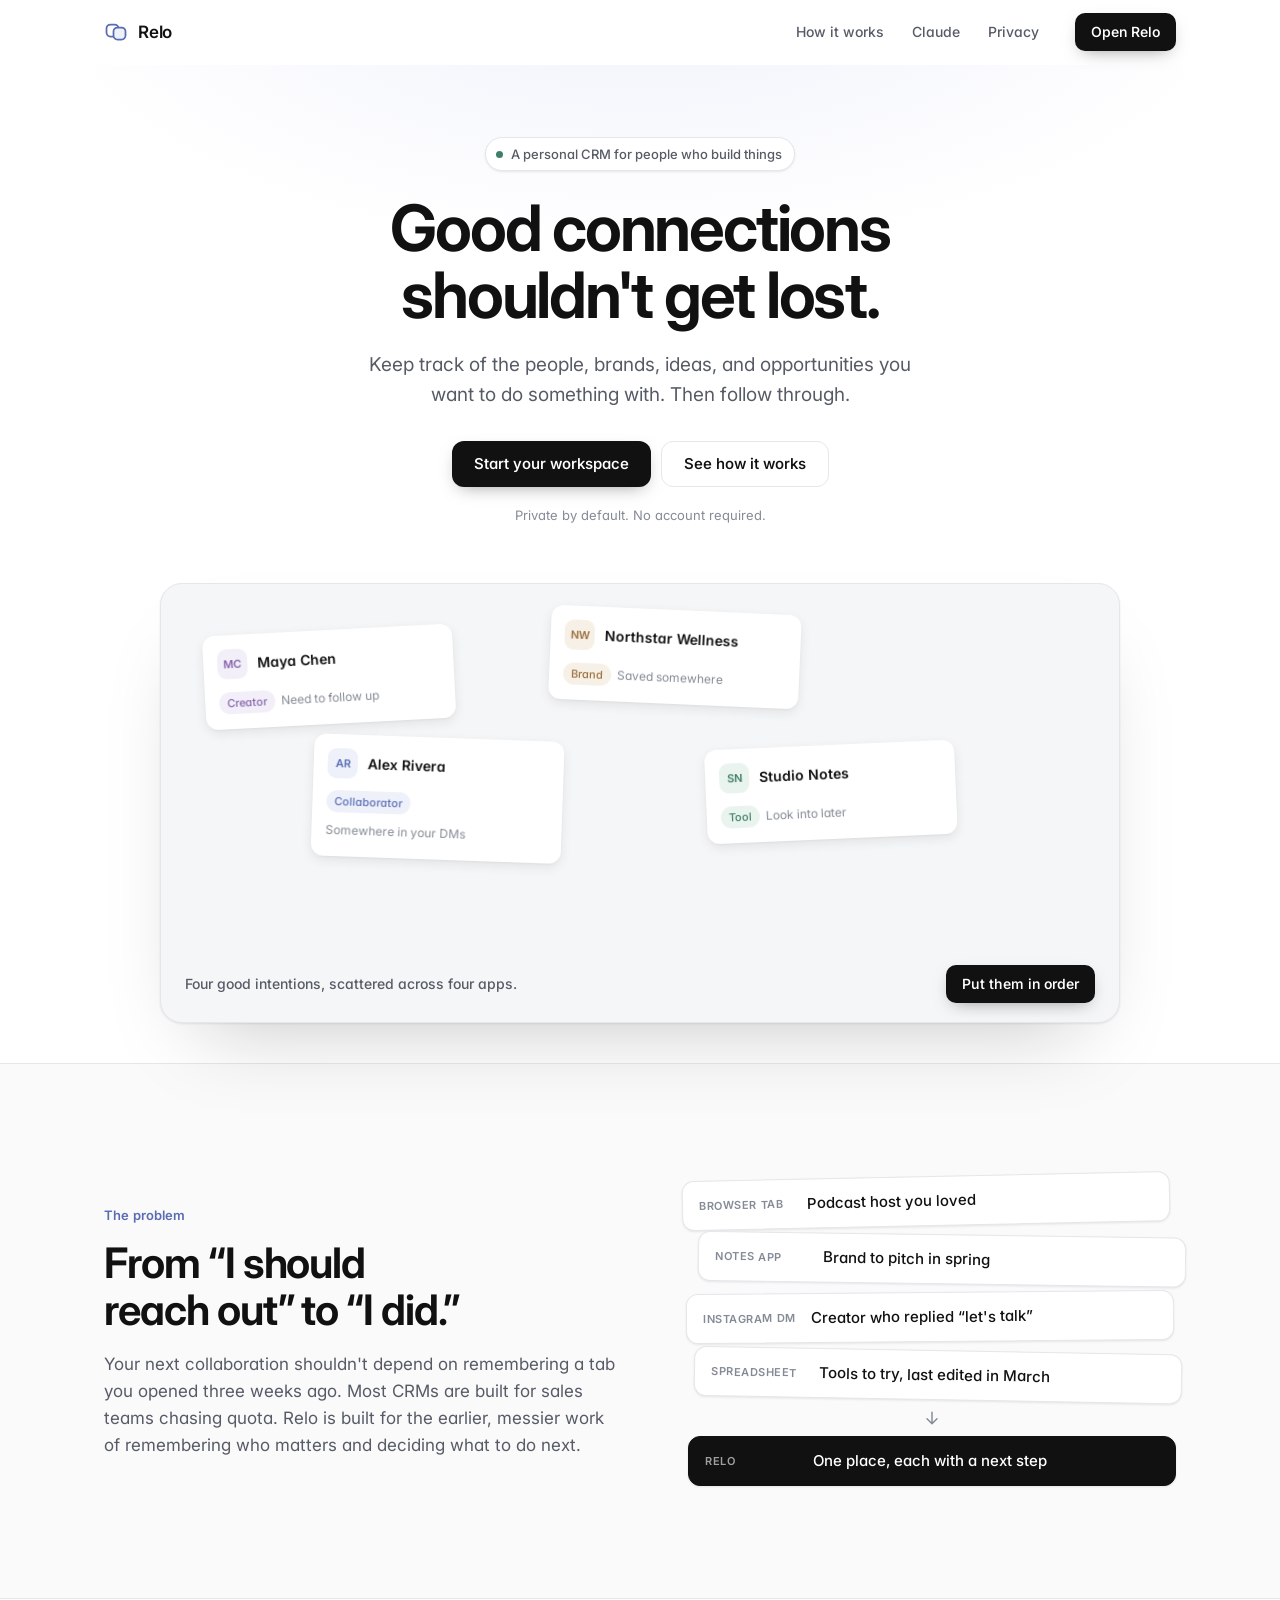
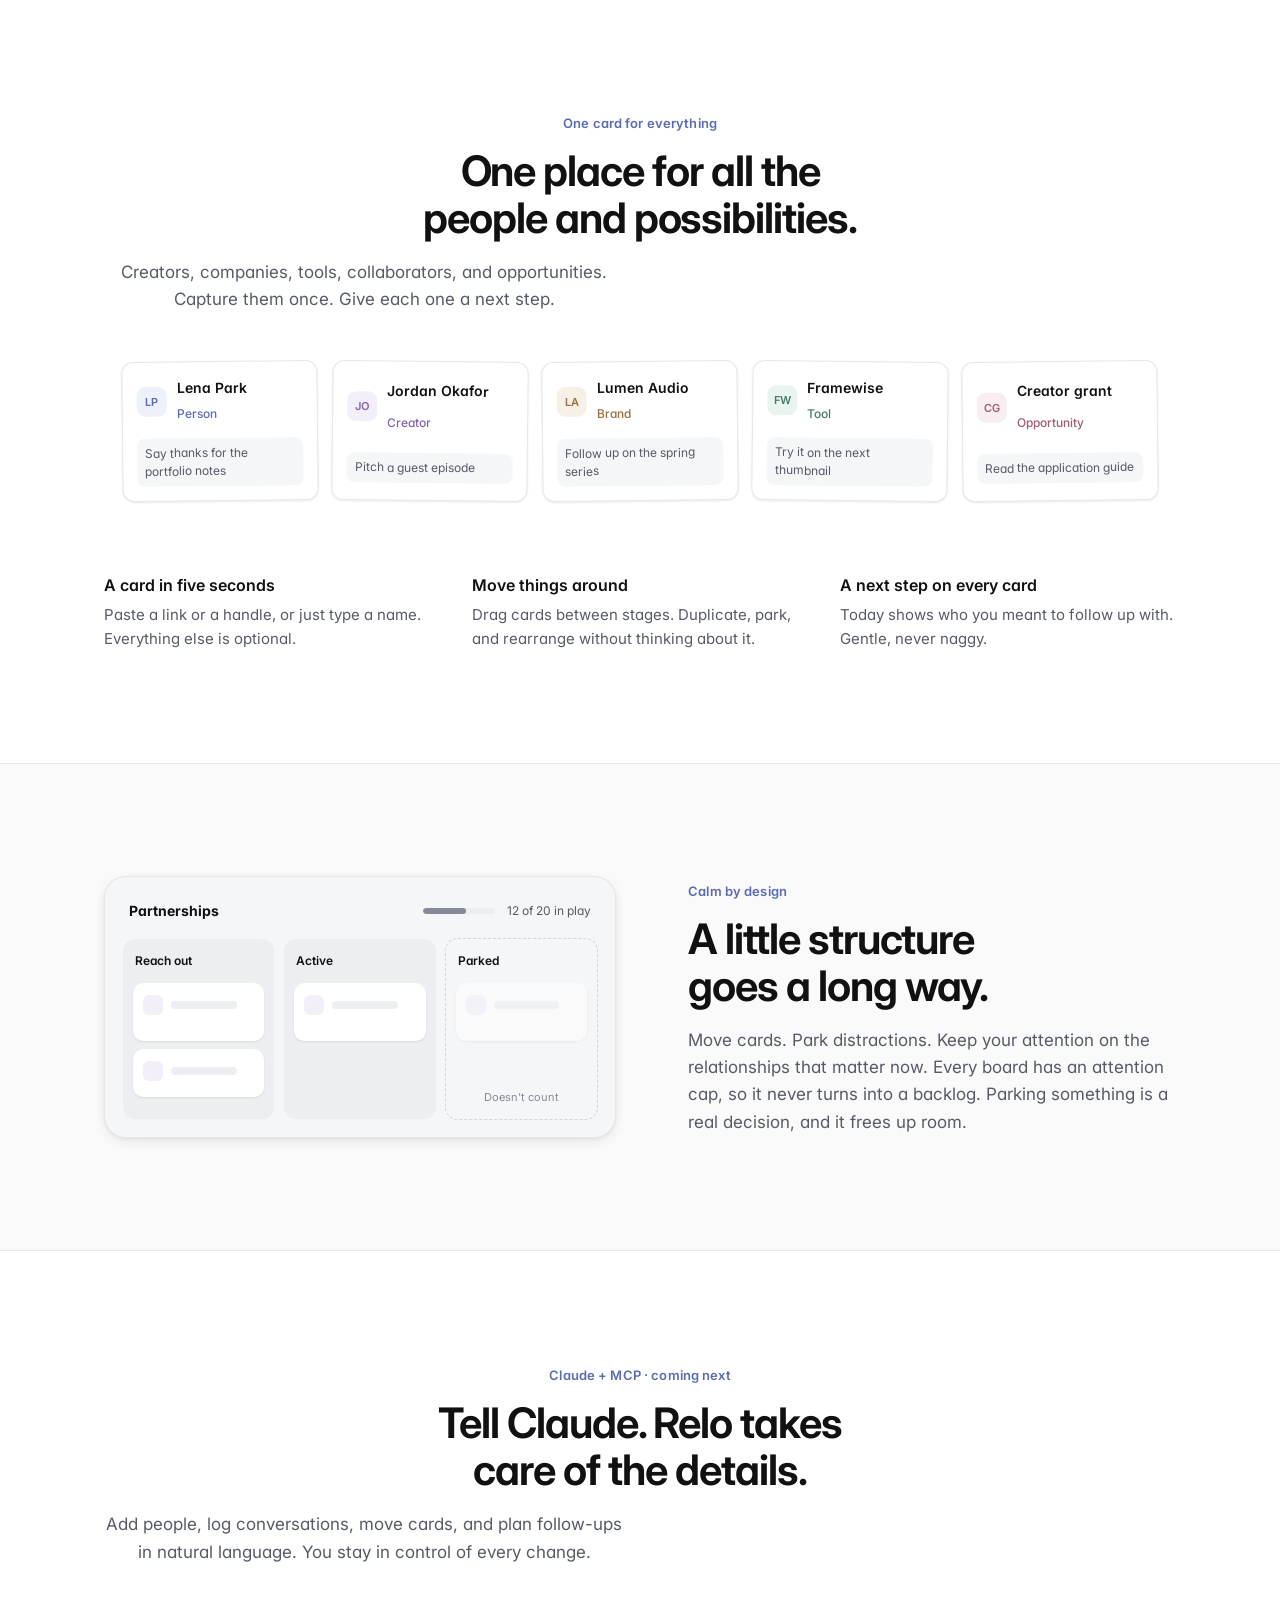
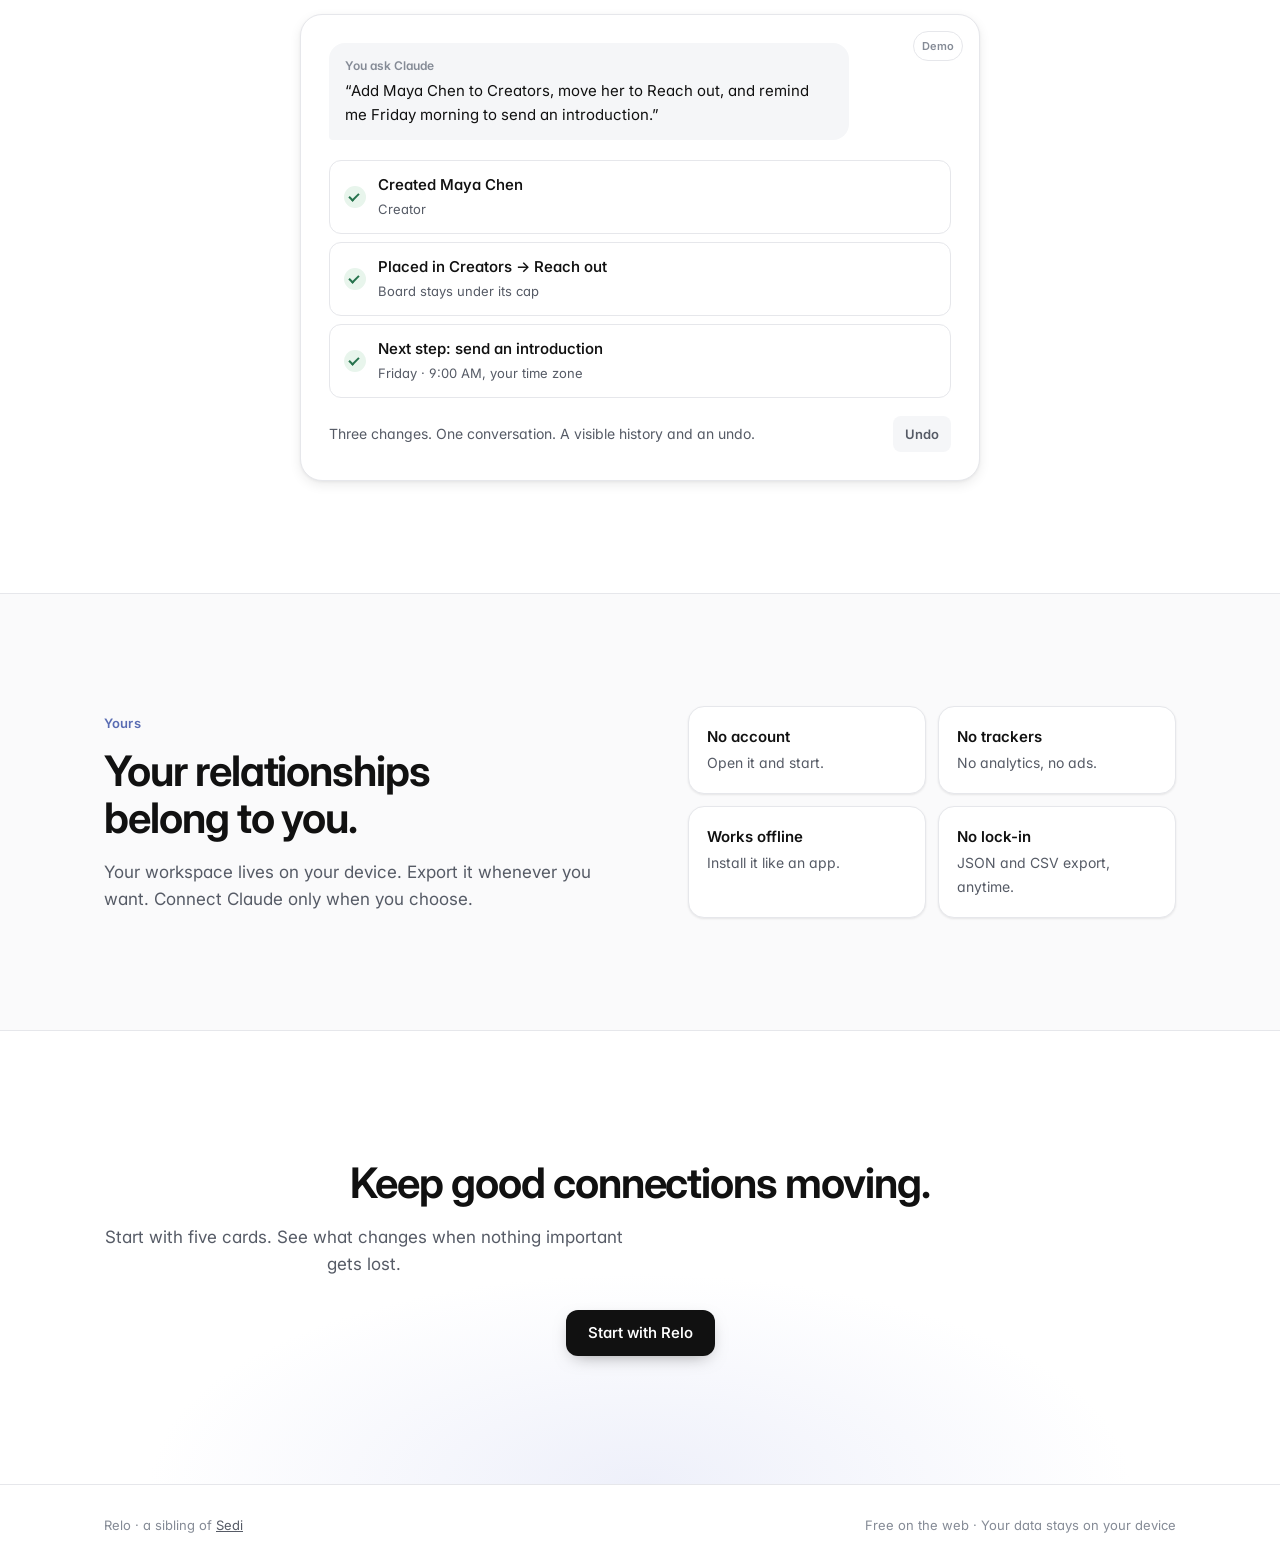
<file: index.html>
<!doctype html>
<html lang="en">
<head>
  <meta charset="utf-8">
  <meta name="viewport" content="width=device-width, initial-scale=1">
  <title>Relo · Keep good connections moving</title>
  <meta name="description" content="Relo is a private, visual workspace for the people, brands, tools, and opportunities you want to do something with. No account. Your data stays on your device.">
  <meta property="og:title" content="Relo · Keep good connections moving">
  <meta property="og:description" content="A calm, visual home for the people and possibilities you want to follow up with.">
  <meta name="theme-color" content="#ffffff">
  <link rel="icon" href="assets/icon.svg" type="image/svg+xml">
  <link rel="manifest" href="manifest.webmanifest">
  <link rel="preconnect" href="https://fonts.googleapis.com">
  <link rel="preconnect" href="https://fonts.gstatic.com" crossorigin>
  <link rel="stylesheet" href="https://fonts.googleapis.com/css2?family=Inter:wght@400..700&display=swap">
  <link rel="stylesheet" href="assets/tokens.css">
  <link rel="stylesheet" href="landing.css">
</head>
<body>
  <header class="nav" id="nav">
    <div class="wrap nav-inner">
      <a class="logo" href="./" aria-label="Relo home">
        <svg width="24" height="24" viewBox="0 0 24 24" fill="none" stroke="currentColor" stroke-width="1.75" stroke-linejoin="round" aria-hidden="true"><rect x="2.5" y="4.5" width="12" height="12" rx="4"/><rect class="logo-front" x="9.5" y="7.5" width="12" height="12" rx="4"/></svg>
        Relo
      </a>
      <nav class="nav-links" aria-label="Sections">
        <a href="#how">How it works</a>
        <a href="#claude">Claude</a>
        <a href="#privacy">Privacy</a>
      </nav>
      <a class="btn btn-dark" href="app/">Open Relo</a>
    </div>
  </header>

  <main>
    <section class="hero" aria-labelledby="hero-title">
      <div class="wrap hero-copy">
        <p class="eyebrow"><span class="pulse" aria-hidden="true"></span>A personal CRM for people who build things</p>
        <h1 id="hero-title">Good connections shouldn't get lost.</h1>
        <p class="lede">Keep track of the people, brands, ideas, and opportunities you want to do something with. Then follow through.</p>
        <div class="cta-row">
          <a class="btn btn-dark btn-lg" href="app/">Start your workspace</a>
          <a class="btn btn-light btn-lg" href="#how">See how it works</a>
        </div>
        <p class="fine">Private by default. No account required.</p>
      </div>

      <div class="wrap">
        <div class="demo" id="demo" data-state="scattered">
          <div class="demo-cols" aria-hidden="true">
            <div class="demo-col"><span class="dot" style="--c:var(--person)"></span>Reach out</div>
            <div class="demo-col"><span class="dot" style="--c:var(--creator)"></span>In conversation</div>
            <div class="demo-col"><span class="dot" style="--c:var(--tool)"></span>Explore</div>
          </div>
          <div class="demo-cards" id="demo-cards">
            <article class="dcard" data-k="maya" data-col="0" data-row="0" style="--c:var(--creator);--cs:var(--creator-soft)">
              <div class="dtop"><span class="av">MC</span><b>Maya Chen</b></div>
              <div class="dmeta"><span class="chip">Creator</span><span class="note">Need to follow up</span><span class="due">Fri · 10 AM</span></div>
            </article>
            <article class="dcard" data-k="north" data-col="1" data-row="0" style="--c:var(--brand-cat);--cs:var(--brand-cat-soft)">
              <div class="dtop"><span class="av">NW</span><b>Northstar Wellness</b></div>
              <div class="dmeta"><span class="chip">Brand</span><span class="note">Saved somewhere</span></div>
            </article>
            <article class="dcard" data-k="alex" data-col="0" data-row="1" style="--c:var(--person);--cs:var(--person-soft)">
              <div class="dtop"><span class="av">AR</span><b>Alex Rivera</b></div>
              <div class="dmeta"><span class="chip">Collaborator</span><span class="note">Somewhere in your DMs</span></div>
            </article>
            <article class="dcard" data-k="studio" data-col="2" data-row="0" style="--c:var(--tool);--cs:var(--tool-soft)">
              <div class="dtop"><span class="av">SN</span><b>Studio Notes</b></div>
              <div class="dmeta"><span class="chip">Tool</span><span class="note">Look into later</span></div>
            </article>
          </div>
          <div class="demo-foot">
            <span class="demo-state" id="demo-state" aria-live="polite">Four good intentions, scattered across four apps.</span>
            <button class="btn btn-dark" id="demo-btn" aria-pressed="false">Put them in order</button>
          </div>
        </div>
      </div>
    </section>

    <section class="band" id="how" aria-labelledby="problem-title">
      <div class="wrap split">
        <div>
          <p class="kicker">The problem</p>
          <h2 id="problem-title">From “I should reach out” to “I did.”</h2>
          <p class="body">Your next collaboration shouldn't depend on remembering a tab you opened three weeks ago. Most CRMs are built for sales teams chasing quota. Relo is built for the earlier, messier work of remembering who matters and deciding what to do next.</p>
        </div>
        <ul class="scatter-list" aria-label="Where good intentions hide">
          <li><span>Browser tab</span>Podcast host you loved</li>
          <li><span>Notes app</span>Brand to pitch in spring</li>
          <li><span>Instagram DM</span>Creator who replied “let's talk”</li>
          <li><span>Spreadsheet</span>Tools to try, last edited in March</li>
          <li class="arrow" aria-hidden="true"><svg width="20" height="20" viewBox="0 0 24 24" fill="none" stroke="currentColor" stroke-width="1.75" stroke-linecap="round"><path d="M12 5v14M6 13l6 6 6-6"/></svg></li>
          <li class="one"><span>Relo</span>One place, each with a next step</li>
        </ul>
      </div>
    </section>

    <section class="section" aria-labelledby="model-title">
      <div class="wrap">
        <p class="kicker center">One card for everything</p>
        <h2 class="center" id="model-title">One place for all the people and possibilities.</h2>
        <p class="body center narrow">Creators, companies, tools, collaborators, and opportunities. Capture them once. Give each one a next step.</p>
        <div class="types" aria-label="Card types">
          <div class="tcard" style="--c:var(--person);--cs:var(--person-soft)"><span class="av">LP</span><b>Lena Park</b><i>Person</i><small>Say thanks for the portfolio notes</small></div>
          <div class="tcard" style="--c:var(--creator);--cs:var(--creator-soft)"><span class="av">JO</span><b>Jordan Okafor</b><i>Creator</i><small>Pitch a guest episode</small></div>
          <div class="tcard" style="--c:var(--brand-cat);--cs:var(--brand-cat-soft)"><span class="av">LA</span><b>Lumen Audio</b><i>Brand</i><small>Follow up on the spring series</small></div>
          <div class="tcard" style="--c:var(--tool);--cs:var(--tool-soft)"><span class="av">FW</span><b>Framewise</b><i>Tool</i><small>Try it on the next thumbnail</small></div>
          <div class="tcard" style="--c:var(--opportunity);--cs:var(--opportunity-soft)"><span class="av">CG</span><b>Creator grant</b><i>Opportunity</i><small>Read the application guide</small></div>
        </div>
        <div class="features">
          <div><h3>A card in five seconds</h3><p>Paste a link or a handle, or just type a name. Everything else is optional.</p></div>
          <div><h3>Move things around</h3><p>Drag cards between stages. Duplicate, park, and rearrange without thinking about it.</p></div>
          <div><h3>A next step on every card</h3><p>Today shows who you meant to follow up with. Gentle, never naggy.</p></div>
        </div>
      </div>
    </section>

    <section class="band" aria-labelledby="calm-title">
      <div class="wrap split rev">
        <div class="mini-board" aria-hidden="true">
          <div class="mb-head"><b>Partnerships</b><span class="cap"><i style="width:60%"></i></span><em>12 of 20 in play</em></div>
          <div class="mb-cols">
            <div class="mb-col"><span>Reach out</span><div class="mb-card"></div><div class="mb-card short"></div></div>
            <div class="mb-col"><span>Active</span><div class="mb-card"></div></div>
            <div class="mb-col parked"><span>Parked</span><div class="mb-card ghost"></div><small>Doesn't count</small></div>
          </div>
        </div>
        <div>
          <p class="kicker">Calm by design</p>
          <h2 id="calm-title">A little structure goes a long way.</h2>
          <p class="body">Move cards. Park distractions. Keep your attention on the relationships that matter now. Every board has an attention cap, so it never turns into a backlog. Parking something is a real decision, and it frees up room.</p>
        </div>
      </div>
    </section>

    <section class="section" id="claude" aria-labelledby="claude-title">
      <div class="wrap">
        <p class="kicker center">Claude + MCP · coming next</p>
        <h2 class="center" id="claude-title">Tell Claude. Relo takes care of the details.</h2>
        <p class="body center narrow">Add people, log conversations, move cards, and plan follow-ups in natural language. You stay in control of every change.</p>
        <div class="claude" id="claude-demo">
          <span class="demo-tag">Demo</span>
          <div class="ask"><span class="who">You ask Claude</span>“Add Maya Chen to Creators, move her to Reach out, and remind me Friday morning to send an introduction.”</div>
          <ol class="changes">
            <li><span class="tick"></span><div><b>Created Maya Chen</b><small>Creator</small></div></li>
            <li><span class="tick"></span><div><b>Placed in Creators → Reach out</b><small>Board stays under its cap</small></div></li>
            <li><span class="tick"></span><div><b>Next step: send an introduction</b><small>Friday · 9:00 AM, your time zone</small></div></li>
          </ol>
          <div class="result"><span>Three changes. One conversation. A visible history and an undo.</span><button class="undo" type="button" tabindex="-1">Undo</button></div>
        </div>
      </div>
    </section>

    <section class="band" id="privacy" aria-labelledby="privacy-title">
      <div class="wrap split">
        <div>
          <p class="kicker">Yours</p>
          <h2 id="privacy-title">Your relationships belong to you.</h2>
          <p class="body">Your workspace lives on your device. Export it whenever you want. Connect Claude only when you choose.</p>
        </div>
        <ul class="facts">
          <li><b>No account</b>Open it and start.</li>
          <li><b>No trackers</b>No analytics, no ads.</li>
          <li><b>Works offline</b>Install it like an app.</li>
          <li><b>No lock-in</b>JSON and CSV export, anytime.</li>
        </ul>
      </div>
    </section>

    <section class="close" aria-labelledby="close-title">
      <div class="wrap center">
        <h2 id="close-title">Keep good connections moving.</h2>
        <p class="body narrow center">Start with five cards. See what changes when nothing important gets lost.</p>
        <a class="btn btn-dark btn-lg" href="app/">Start with Relo</a>
      </div>
    </section>
  </main>

  <footer class="foot">
    <div class="wrap foot-inner">
      <span>Relo · a sibling of <a href="https://nweinberg97.github.io/sedi/">Sedi</a></span>
      <span>Free on the web · Your data stays on your device</span>
    </div>
  </footer>

  <script src="landing.js" defer></script>
</body>
</html>
</file>
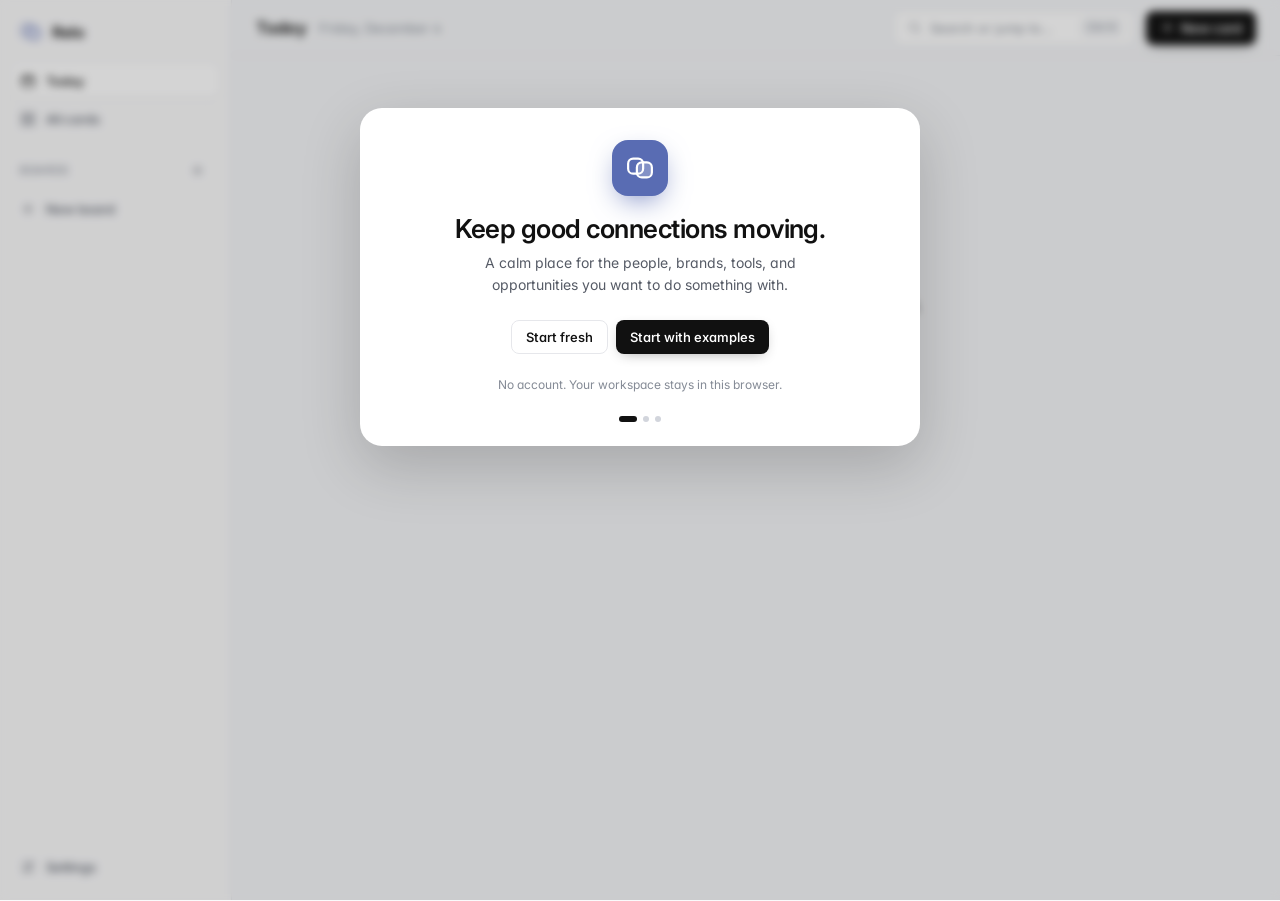
<file: app/index.html>
<!doctype html>
<html lang="en">
<head>
  <meta charset="utf-8">
  <meta name="viewport" content="width=device-width, initial-scale=1, viewport-fit=cover">
  <title>Relo</title>
  <meta name="description" content="A private, visual workspace for the people, brands, tools, and opportunities you want to follow up with.">
  <meta name="theme-color" content="#f5f6f8" media="(prefers-color-scheme: light)">
  <meta name="theme-color" content="#121417" media="(prefers-color-scheme: dark)">
  <link rel="icon" href="../assets/icon.svg" type="image/svg+xml">
  <link rel="manifest" href="../manifest.webmanifest">
  <link rel="preconnect" href="https://fonts.googleapis.com">
  <link rel="preconnect" href="https://fonts.gstatic.com" crossorigin>
  <link rel="stylesheet" href="https://fonts.googleapis.com/css2?family=Inter:wght@400..700&display=swap">
  <link rel="stylesheet" href="../assets/tokens.css">
  <link rel="stylesheet" href="app.css">
  <script>
    try { const t = localStorage.getItem('relo-theme'); if (t === 'light' || t === 'dark') document.documentElement.dataset.theme = t; } catch {}
  </script>
</head>
<body>
  <div class="app" id="app">
    <aside class="sidebar" id="sidebar" aria-label="Navigation"></aside>
    <main class="main">
      <header class="topbar" id="topbar"></header>
      <div id="banner"></div>
      <div class="view" id="view" tabindex="-1"></div>
    </main>
  </div>
  <div id="overlays"></div>
  <div class="toasts" id="toasts" role="status" aria-live="polite"></div>
  <div class="sr-only" id="announcer" aria-live="assertive"></div>
  <noscript><p style="padding:24px">Relo needs JavaScript to run. Your data stays in this browser.</p></noscript>
  <script type="module" src="js/app.js"></script>
</body>
</html>
</file>
<file: assets/tokens.css>
/* Relo design tokens (PRD §C–D). Shared by the app and the landing page. */

:root {
  color-scheme: light;
  --font: Inter, ui-sans-serif, -apple-system, BlinkMacSystemFont, "Segoe UI", system-ui, sans-serif;

  --ink-950: #111111;
  --ink-800: #292b30;
  --ink-600: #565b66;
  --ink-400: #858b96;

  --paper: #ffffff;
  --surface: #fafafb;
  --well: #f5f6f8;
  --well-strong: #eceef1;
  --line: #e6e7eb;
  --line-strong: #d2d5dc;

  --brand: #596cb3;
  --brand-soft: #eef0fa;
  --focus: #5268c5;

  --person: #596cb3;        --person-soft: #eef0fa;
  --creator: #8463ad;       --creator-soft: #f3eff8;
  --brand-cat: #9a7040;     --brand-cat-soft: #f7f0e6;
  --tool: #417e68;          --tool-soft: #eaf4ef;
  --opportunity: #a35d70;   --opportunity-soft: #f8edf0;
  --community: #4e7e95;     --community-soft: #eaf2f6;
  --project: #72764c;       --project-soft: #f1f2e7;
  --neutral: #626873;       --neutral-soft: #f0f1f3;

  --success: #26734d;  --success-soft: #e8f5ec;
  --warning: #875b16;  --warning-soft: #fbf1de;
  --danger: #b43b3b;   --danger-soft: #fbeaea;

  --space-1: 4px; --space-2: 8px; --space-3: 12px; --space-4: 16px;
  --space-5: 20px; --space-6: 24px; --space-8: 32px; --space-10: 40px;

  --radius-xs: 6px; --radius-sm: 8px; --radius-md: 12px; --radius-lg: 16px; --radius-xl: 22px; --radius-pill: 999px;

  --column-width: 272px;
  --column-gap: 16px;
  --sidebar-width: 232px;
  --panel-width: 440px;
  --header-height: 56px;

  --shadow-1: 0 1px 2px rgb(17 17 17 / 4%), 0 1px 3px rgb(17 17 17 / 5%);
  --shadow-2: 0 4px 12px rgb(17 17 17 / 8%), 0 1px 3px rgb(17 17 17 / 5%);
  --shadow-3: 0 12px 28px rgb(17 17 17 / 14%), 0 3px 8px rgb(17 17 17 / 7%);
  --shadow-4: 0 20px 60px rgb(0 0 0 / 18%);

  --blur-header: 16px;
  --blur-modal: 4px;

  --ease: cubic-bezier(0.2, 0.8, 0.2, 1);
  --t-fast: 90ms; --t-1: 160ms; --t-2: 180ms; --t-3: 220ms; --t-4: 240ms;

  --text-display: 48px; --text-h1: 32px; --text-h2: 24px; --text-h3: 18px;
  --text-body: 14px; --text-small: 12px; --text-micro: 11px;

  --ring: 0 0 0 3px color-mix(in srgb, var(--focus) 35%, transparent);
}

/* Dark values, applied by explicit choice or by system preference. */
:root[data-theme="dark"] {
  --ink-950: #f5f5f6; --ink-800: #e2e3e7; --ink-600: #b4b8c2; --ink-400: #858b96;
  --paper: #17191d; --surface: #1d2025; --well: #121417; --well-strong: #24272d;
  --line: #2c3037; --line-strong: #4a505a;
  --brand: #a7b5f2; --brand-soft: #292f49; --focus: #a7b5f2;
  --person: #a7b5f2;      --person-soft: #292f49;
  --creator: #c4ade5;     --creator-soft: #362a43;
  --brand-cat: #d8b581;   --brand-cat-soft: #3b3023;
  --tool: #94d2b5;        --tool-soft: #243a31;
  --opportunity: #e2a9b8; --opportunity-soft: #422b33;
  --community: #9bc9dc;   --community-soft: #253740;
  --project: #c5ca92;     --project-soft: #363924;
  --neutral: #bfc3cb;     --neutral-soft: #30343a;
  --success: #8bd0a7; --success-soft: #24382c;
  --warning: #e6bf76; --warning-soft: #3a3020;
  --danger: #ff9d9d;  --danger-soft: #402628;
  --shadow-1: 0 1px 2px rgb(0 0 0 / 30%), 0 0 0 1px rgb(255 255 255 / 4%);
  --shadow-2: 0 6px 16px rgb(0 0 0 / 36%), 0 0 0 1px rgb(255 255 255 / 6%);
  --shadow-3: 0 14px 34px rgb(0 0 0 / 50%), 0 0 0 1px rgb(255 255 255 / 8%);
  --shadow-4: 0 24px 70px rgb(0 0 0 / 60%);
  color-scheme: dark;
}

@media (prefers-color-scheme: dark) {
  :root:not([data-theme="light"]):not([data-theme="dark"]) {
    --ink-950: #f5f5f6; --ink-800: #e2e3e7; --ink-600: #b4b8c2; --ink-400: #858b96;
    --paper: #17191d; --surface: #1d2025; --well: #121417; --well-strong: #24272d;
    --line: #2c3037; --line-strong: #4a505a;
    --brand: #a7b5f2; --brand-soft: #292f49; --focus: #a7b5f2;
    --person: #a7b5f2;      --person-soft: #292f49;
    --creator: #c4ade5;     --creator-soft: #362a43;
    --brand-cat: #d8b581;   --brand-cat-soft: #3b3023;
    --tool: #94d2b5;        --tool-soft: #243a31;
    --opportunity: #e2a9b8; --opportunity-soft: #422b33;
    --community: #9bc9dc;   --community-soft: #253740;
    --project: #c5ca92;     --project-soft: #363924;
    --neutral: #bfc3cb;     --neutral-soft: #30343a;
    --success: #8bd0a7; --success-soft: #24382c;
    --warning: #e6bf76; --warning-soft: #3a3020;
    --danger: #ff9d9d;  --danger-soft: #402628;
    --shadow-1: 0 1px 2px rgb(0 0 0 / 30%), 0 0 0 1px rgb(255 255 255 / 4%);
    --shadow-2: 0 6px 16px rgb(0 0 0 / 36%), 0 0 0 1px rgb(255 255 255 / 6%);
    --shadow-3: 0 14px 34px rgb(0 0 0 / 50%), 0 0 0 1px rgb(255 255 255 / 8%);
    --shadow-4: 0 24px 70px rgb(0 0 0 / 60%);
    color-scheme: dark;
  }
}

*, *::before, *::after { box-sizing: border-box; }
html { -webkit-text-size-adjust: 100%; }
body {
  margin: 0;
  font-family: var(--font);
  font-size: var(--text-body);
  line-height: 22px;
  color: var(--ink-950);
  background: var(--surface);
  -webkit-font-smoothing: antialiased;
  font-feature-settings: "cv11", "ss01";
}
button, input, select, textarea { font: inherit; color: inherit; }
button { cursor: pointer; background: none; border: 0; padding: 0; }
:focus-visible { outline: none; box-shadow: var(--ring); }
.sr-only { position: absolute; width: 1px; height: 1px; overflow: hidden; clip: rect(0 0 0 0); white-space: nowrap; }

@media (prefers-reduced-motion: reduce) {
  *, *::before, *::after {
    scroll-behavior: auto !important;
    animation-duration: 0.01ms !important;
    animation-iteration-count: 1 !important;
    transition-duration: 0.01ms !important;
  }
}
</file>
<file: landing.css>
/* Relo landing page */
body { background: var(--paper); font-size: 15px; line-height: 24px; }
.wrap { max-width: 1120px; margin: 0 auto; padding: 0 24px; }
.center { text-align: center; margin-left: auto; margin-right: auto; }
.narrow { max-width: 600px; }
a { color: inherit; }

.btn { display: inline-flex; align-items: center; justify-content: center; gap: 8px; height: 38px; padding: 0 16px; border-radius: 10px; font-weight: 550; font-size: 14px; text-decoration: none; white-space: nowrap; transition: transform var(--t-fast) var(--ease), background var(--t-1), box-shadow var(--t-1), border-color var(--t-1); }
.btn:active { transform: scale(0.985); }
.btn-lg { height: 46px; padding: 0 22px; font-size: 15px; border-radius: 12px; }
.btn-dark { background: var(--ink-950); color: var(--paper); box-shadow: 0 6px 18px -8px rgb(17 17 17 / 50%); }
.btn-dark:hover { background: var(--ink-800); transform: translateY(-1px); }
.btn-light { background: var(--paper); color: var(--ink-950); border: 1px solid var(--line); }
.btn-light:hover { border-color: var(--line-strong); transform: translateY(-1px); }

/* nav */
.nav { position: sticky; top: 0; z-index: 30; transition: background var(--t-2), border-color var(--t-2); border-bottom: 1px solid transparent; }
.nav.scrolled { background: color-mix(in srgb, var(--paper) 78%, transparent); backdrop-filter: saturate(1.6) blur(var(--blur-header)); -webkit-backdrop-filter: saturate(1.6) blur(var(--blur-header)); border-color: var(--line); }
.nav-inner { display: flex; align-items: center; gap: 24px; height: 64px; }
.logo { display: inline-flex; align-items: center; gap: 10px; font-weight: 600; font-size: 17px; text-decoration: none; letter-spacing: -0.01em; }
.logo svg { color: var(--brand); }
.logo .logo-front { fill: var(--brand-soft); transform-origin: 15px 13px; transition: transform var(--t-2) var(--ease); }
.logo:hover .logo-front { transform: translate(1.5px, -1px) rotate(2deg); }
.nav-links { display: flex; gap: 4px; margin-left: auto; }
.nav-links a { text-decoration: none; color: var(--ink-600); font-size: 14px; font-weight: 500; padding: 6px 12px; border-radius: 8px; transition: background var(--t-1), color var(--t-1); }
.nav-links a:hover { color: var(--ink-950); background: var(--well); }

/* hero */
.hero { padding: 72px 0 40px; background:
  radial-gradient(900px 420px at 50% -10%, color-mix(in srgb, var(--brand-soft) 90%, transparent), transparent 70%); }
.hero-copy { text-align: center; max-width: 760px; }
.eyebrow { display: inline-flex; align-items: center; gap: 8px; font-size: 13px; font-weight: 500; color: var(--ink-600); background: var(--paper); border: 1px solid var(--line); border-radius: 999px; padding: 4px 12px 4px 10px; margin: 0 0 24px; box-shadow: var(--shadow-1); }
.pulse { width: 7px; height: 7px; border-radius: 50%; background: var(--tool); box-shadow: 0 0 0 0 color-mix(in srgb, var(--tool) 50%, transparent); animation: pulse 2.4s infinite; }
@keyframes pulse { 0% { box-shadow: 0 0 0 0 color-mix(in srgb, var(--tool) 50%, transparent); } 70%, 100% { box-shadow: 0 0 0 8px transparent; } }
h1 { font-size: clamp(38px, 6.4vw, 64px); line-height: 1.04; letter-spacing: -0.035em; font-weight: 650; margin: 0; text-wrap: balance; }
.lede { font-size: clamp(17px, 2vw, 19px); line-height: 1.55; color: var(--ink-600); max-width: 580px; margin: 22px auto 0; text-wrap: pretty; }
.cta-row { display: flex; gap: 10px; justify-content: center; margin-top: 32px; flex-wrap: wrap; }
.fine { font-size: 13px; color: var(--ink-400); margin: 16px 0 0; }

/* demo */
.demo { position: relative; margin: 56px auto 0; max-width: 960px; height: 440px; border-radius: var(--radius-xl); background: var(--well); border: 1px solid var(--line); box-shadow: 0 40px 80px -40px rgb(17 17 17 / 25%), var(--shadow-1); overflow: hidden; }
.demo-cols { position: absolute; inset: 24px 24px 72px; display: grid; grid-template-columns: repeat(3, 1fr); gap: 16px; }
.demo-col { border-radius: var(--radius-lg); background: var(--well-strong); padding: 12px 14px; font-size: 13px; font-weight: 600; display: flex; align-items: flex-start; gap: 8px; opacity: 0; transform: translateY(6px); transition: opacity 260ms var(--ease), transform 260ms var(--ease); }
.demo-col .dot { width: 8px; height: 8px; border-radius: 3px; background: var(--c); margin-top: 7px; }
.demo[data-state="ordered"] .demo-col { opacity: 1; transform: none; transition-delay: 150ms; }
.demo-cards { position: absolute; inset: 0; }
.dcard { position: absolute; left: 0; top: 0; width: 260px; padding: 14px; border-radius: var(--radius-md); background: var(--paper); box-shadow: var(--shadow-2);
  transition: transform 600ms cubic-bezier(0.2, 0.8, 0.2, 1), box-shadow 300ms var(--ease); will-change: transform; cursor: grab; touch-action: none; user-select: none; }
.dcard.lift { box-shadow: var(--shadow-3); }
.dcard.dragging { transition: none; box-shadow: var(--shadow-3); cursor: grabbing; z-index: 5; }
.dtop { display: flex; align-items: center; gap: 10px; }
.av { width: 30px; height: 30px; border-radius: 9px; display: grid; place-items: center; font-size: 11px; font-weight: 600; background: var(--cs); color: var(--c); flex: none; }
.dtop b { font-weight: 600; font-size: 14px; }
.dmeta { display: flex; gap: 6px; margin-top: 12px; align-items: center; flex-wrap: wrap; }
.chip { display: inline-flex; align-items: center; height: 22px; padding: 0 8px; border-radius: 999px; font-size: 11px; font-weight: 500; background: var(--cs); color: var(--c); }
.note { font-size: 12px; color: var(--ink-400); transition: opacity 200ms; }
.due { font-size: 11px; font-weight: 500; height: 22px; display: inline-flex; align-items: center; padding: 0 8px; border-radius: 999px; background: var(--brand-soft); color: var(--brand); opacity: 0; transform: scale(0.9); transition: opacity 200ms var(--ease), transform 200ms var(--ease); }
.demo[data-state="ordered"] .note { opacity: 0; position: absolute; }
.demo:not([data-state="ordered"]) .due { display: none; }
.demo[data-state="ordered"] .due { opacity: 1; transform: none; transition-delay: 380ms; }
.demo-foot { position: absolute; left: 24px; right: 24px; bottom: 16px; height: 44px; display: flex; align-items: center; justify-content: space-between; gap: 12px; }
.demo-state { font-size: 14px; color: var(--ink-600); font-weight: 500; }

/* sections */
.section { padding: 112px 0; }
.band { padding: 112px 0; background: var(--surface); border-top: 1px solid var(--line); border-bottom: 1px solid var(--line); }
.kicker { font-size: 13px; font-weight: 600; color: var(--brand); margin: 0 0 12px; letter-spacing: 0.01em; }
h2 { font-size: clamp(30px, 4vw, 42px); line-height: 1.12; letter-spacing: -0.025em; font-weight: 650; margin: 0; text-wrap: balance; max-width: 720px; }
.body { color: var(--ink-600); font-size: 17px; line-height: 1.6; margin: 18px 0 0; max-width: 520px; text-wrap: pretty; }
.split { display: grid; grid-template-columns: 1.05fr 1fr; gap: 72px; align-items: center; }

.scatter-list { list-style: none; padding: 0; margin: 0; display: flex; flex-direction: column; gap: 8px; }
.scatter-list li { background: var(--paper); border: 1px solid var(--line); border-radius: var(--radius-md); padding: 12px 16px; font-weight: 500; display: flex; gap: 12px; align-items: center; box-shadow: var(--shadow-1); transition: transform var(--t-2) var(--ease), box-shadow var(--t-2); }
.scatter-list li:nth-child(1) { transform: rotate(-1.2deg) translateX(-6px); }
.scatter-list li:nth-child(2) { transform: rotate(0.8deg) translateX(10px); }
.scatter-list li:nth-child(3) { transform: rotate(-0.5deg) translateX(-2px); }
.scatter-list li:nth-child(4) { transform: rotate(1deg) translateX(6px); }
.scatter-list li:hover { transform: none; box-shadow: var(--shadow-2); }
.scatter-list li span { font-size: 11px; font-weight: 600; text-transform: uppercase; letter-spacing: 0.05em; color: var(--ink-400); width: 96px; flex: none; }
.scatter-list li.arrow { background: none; border: 0; box-shadow: none; justify-content: center; color: var(--ink-400); padding: 0; transform: none; }
.scatter-list li.one { background: var(--ink-950); color: var(--paper); border-color: var(--ink-950); transform: none; }
.scatter-list li.one span { color: color-mix(in srgb, var(--paper) 60%, transparent); }

.types { display: flex; gap: 14px; justify-content: center; flex-wrap: wrap; margin: 48px 0 0; }
.tcard { width: 196px; padding: 14px; border-radius: var(--radius-md); background: var(--paper); border: 1px solid var(--line); box-shadow: var(--shadow-1); display: grid; grid-template-columns: auto 1fr; gap: 2px 10px; align-items: center; transition: transform var(--t-1) var(--ease), box-shadow var(--t-1); }
.tcard:hover { transform: translateY(-3px); box-shadow: var(--shadow-2); }
.tcard:nth-child(odd) { rotate: -0.6deg; } .tcard:nth-child(even) { rotate: 0.6deg; }
.tcard .av { grid-row: span 2; }
.tcard b { font-size: 14px; font-weight: 600; }
.tcard i { font-style: normal; font-size: 12px; color: var(--c); font-weight: 500; }
.tcard small { grid-column: 1 / -1; margin-top: 10px; font-size: 12px; line-height: 18px; color: var(--ink-600); background: var(--well); border-radius: 8px; padding: 6px 8px; }
.features { display: grid; grid-template-columns: repeat(3, 1fr); gap: 32px; margin-top: 72px; }
.features h3 { font-size: 16px; font-weight: 600; margin: 0 0 6px; }
.features p { color: var(--ink-600); margin: 0; }

.mini-board { background: var(--well); border: 1px solid var(--line); border-radius: var(--radius-xl); padding: 18px; box-shadow: var(--shadow-2); }
.mb-head { display: flex; align-items: center; gap: 12px; padding: 4px 6px 16px; font-size: 14px; }
.mb-head .cap { width: 72px; height: 6px; border-radius: 3px; background: var(--well-strong); overflow: hidden; margin-left: auto; }
.mb-head .cap i { display: block; height: 100%; background: var(--ink-400); border-radius: 3px; }
.mb-head em { font-style: normal; font-size: 12px; color: var(--ink-600); }
.mb-cols { display: grid; grid-template-columns: repeat(3, 1fr); gap: 10px; }
.mb-col { background: var(--well-strong); border-radius: var(--radius-md); padding: 10px; min-height: 180px; display: flex; flex-direction: column; gap: 8px; }
.mb-col span { font-size: 12px; font-weight: 600; padding: 0 2px 2px; }
.mb-col.parked { background: transparent; outline: 1px dashed var(--line-strong); }
.mb-col small { font-size: 11px; color: var(--ink-400); text-align: center; margin-top: auto; }
.mb-card { height: 58px; border-radius: 10px; background: var(--paper); box-shadow: var(--shadow-1); position: relative; }
.mb-card::before { content: ""; position: absolute; left: 10px; top: 12px; width: 20px; height: 20px; border-radius: 6px; background: var(--creator-soft); }
.mb-card::after { content: ""; position: absolute; left: 38px; top: 18px; width: 50%; height: 8px; border-radius: 4px; background: var(--well-strong); }
.mb-card.short { height: 48px; }
.mb-card.ghost { opacity: 0.55; }

.claude { position: relative; max-width: 680px; margin: 48px auto 0; background: var(--paper); border: 1px solid var(--line); border-radius: var(--radius-xl); box-shadow: var(--shadow-2); padding: 28px; }
.demo-tag { position: absolute; top: 16px; right: 16px; font-size: 11px; font-weight: 600; color: var(--ink-400); border: 1px solid var(--line); border-radius: 999px; padding: 2px 8px; }
.ask { background: var(--well); border-radius: 16px 16px 16px 4px; padding: 14px 16px; font-size: 15px; line-height: 1.55; max-width: 520px; }
.ask .who { display: block; font-size: 12px; font-weight: 600; color: var(--ink-400); margin-bottom: 4px; }
.changes { list-style: none; padding: 0; margin: 20px 0 0; display: flex; flex-direction: column; gap: 8px; }
.changes li { display: flex; gap: 12px; align-items: center; padding: 12px 14px; border: 1px solid var(--line); border-radius: var(--radius-md); opacity: 0; transform: translateY(8px); transition: opacity 300ms var(--ease), transform 300ms var(--ease); }
.changes li b { font-weight: 550; display: block; }
.changes li small { color: var(--ink-600); font-size: 13px; }
.tick { width: 22px; height: 22px; border-radius: 50%; background: var(--success-soft); flex: none; position: relative; }
.tick::after { content: ""; position: absolute; left: 7px; top: 5px; width: 6px; height: 10px; border: solid var(--success); border-width: 0 2px 2px 0; transform: rotate(45deg) scale(0); transition: transform 240ms var(--ease) 120ms; }
.claude.play .changes li { opacity: 1; transform: none; }
.claude.play .changes li:nth-child(2) { transition-delay: 350ms; } .claude.play .changes li:nth-child(2) .tick::after { transition-delay: 470ms; }
.claude.play .changes li:nth-child(3) { transition-delay: 700ms; } .claude.play .changes li:nth-child(3) .tick::after { transition-delay: 820ms; }
.claude.play .tick::after { transform: rotate(45deg) scale(1); }
.result { display: flex; align-items: center; justify-content: space-between; gap: 12px; margin-top: 18px; font-size: 14px; color: var(--ink-600); opacity: 0; transition: opacity 300ms 1050ms; }
.claude.play .result { opacity: 1; }
.undo { font-size: 13px; font-weight: 600; padding: 6px 12px; border-radius: 8px; background: var(--well); cursor: default; }

.facts { list-style: none; padding: 0; margin: 0; display: grid; grid-template-columns: 1fr 1fr; gap: 12px; }
.facts li { background: var(--paper); border: 1px solid var(--line); border-radius: var(--radius-lg); padding: 18px; color: var(--ink-600); font-size: 14px; box-shadow: var(--shadow-1); }
.facts b { display: block; color: var(--ink-950); font-size: 15px; font-weight: 600; margin-bottom: 2px; }

.close { padding: 128px 0; background: radial-gradient(700px 300px at 50% 100%, var(--brand-soft), transparent 70%); }
.close .btn { margin-top: 32px; }
.close h2 { margin: 0 auto; }

.foot { border-top: 1px solid var(--line); padding: 28px 0; font-size: 13px; color: var(--ink-400); }
.foot-inner { display: flex; justify-content: space-between; gap: 12px; flex-wrap: wrap; }
.foot a { color: var(--ink-600); }

@media (max-width: 820px) {
  .nav-links { display: none; }
  .nav-inner .btn { margin-left: auto; }
  .hero { padding-top: 40px; }
  .demo { height: 740px; }
  .demo-cols { inset: 20px 16px 116px; grid-template-columns: 1fr; grid-template-rows: 2fr 1fr 1fr; gap: 12px; }
  .dcard { width: calc(100% - 64px); }
  .split { grid-template-columns: 1fr; gap: 40px; }
  .split.rev > :first-child { order: 2; }
  .features { grid-template-columns: 1fr; gap: 20px; margin-top: 48px; }
  .section, .band { padding: 80px 0; }
  .facts { grid-template-columns: 1fr; }
  .demo-foot { flex-direction: column-reverse; align-items: stretch; height: auto; bottom: 14px; }
  .demo-state { text-align: center; font-size: 13px; }
}
</file>
<file: app/app.css>
/* Relo app styles. Tokens live in ../assets/tokens.css. */

html, body { height: 100%; }
body { background: var(--surface); overflow: hidden; }

.app { display: grid; grid-template-columns: var(--sidebar-width) 1fr; height: 100dvh; }

/* ---------- sidebar ---------- */
.sidebar {
  display: flex; flex-direction: column; gap: var(--space-1);
  padding: var(--space-3) var(--space-3) var(--space-4);
  background: var(--surface); border-right: 1px solid var(--line);
  overflow-y: auto; min-height: 0;
}
.brand { display: flex; align-items: center; gap: 10px; height: 40px; padding: 0 var(--space-2); margin-bottom: var(--space-2); font-weight: 600; font-size: 16px; letter-spacing: -0.01em; color: var(--ink-950); text-decoration: none; }
.brand .icon { color: var(--brand); width: 22px; height: 22px; }
.brand .logo-front { transform-origin: 15px 13px; transition: transform var(--t-2) var(--ease); fill: var(--brand-soft); }
.brand:hover .logo-front { transform: translate(1.5px, -1px) rotate(2deg); }

.nav-label { font-size: var(--text-micro); font-weight: 500; color: var(--ink-400); text-transform: uppercase; letter-spacing: 0.06em; padding: var(--space-4) var(--space-2) var(--space-1); display: flex; justify-content: space-between; align-items: center; }
.nav-item {
  display: flex; align-items: center; gap: 10px; width: 100%; height: 34px; padding: 0 var(--space-2);
  border-radius: var(--radius-sm); color: var(--ink-600); font-weight: 500; font-size: 13px; text-align: left;
  transition: background var(--t-1), color var(--t-1);
}
.nav-item:hover { background: var(--well-strong); color: var(--ink-950); }
.nav-item[aria-current="page"] { background: var(--paper); color: var(--ink-950); box-shadow: var(--shadow-1); }
.nav-item .count { margin-left: auto; font-size: var(--text-small); color: var(--ink-400); font-variant-numeric: tabular-nums; }
.nav-item .badge { margin-left: auto; min-width: 20px; height: 20px; padding: 0 6px; border-radius: var(--radius-pill); background: var(--brand); color: var(--paper); font-size: 11px; font-weight: 600; display: grid; place-items: center; }
.nav-item .dot { width: 8px; height: 8px; border-radius: 3px; flex: none; margin: 0 4px; }
.nav-item span.name { overflow: hidden; text-overflow: ellipsis; white-space: nowrap; }
.sidebar .spacer { flex: 1; }
.icon-btn { width: 28px; height: 28px; display: inline-grid; place-items: center; border-radius: var(--radius-sm); color: var(--ink-600); transition: background var(--t-1), color var(--t-1); flex: none; }
.icon-btn:hover { background: var(--well-strong); color: var(--ink-950); }

/* ---------- main ---------- */
.main { display: flex; flex-direction: column; min-width: 0; min-height: 0; background: var(--well); }
.topbar {
  position: sticky; top: 0; z-index: 20; height: var(--header-height); flex: none;
  display: flex; align-items: center; gap: var(--space-3); padding: 0 var(--space-6);
  background: color-mix(in srgb, var(--well) 78%, transparent);
  backdrop-filter: saturate(1.6) blur(var(--blur-header)); -webkit-backdrop-filter: saturate(1.6) blur(var(--blur-header));
  border-bottom: 1px solid var(--line);
}
.topbar h1 { font-size: 17px; line-height: 24px; font-weight: 600; letter-spacing: -0.01em; margin: 0; white-space: nowrap; overflow: hidden; text-overflow: ellipsis; }
.topbar .sub { color: var(--ink-400); font-size: 13px; white-space: nowrap; }
.topbar .grow { flex: 1; }
.menu-toggle { display: none; }

.search-trigger {
  display: flex; align-items: center; gap: var(--space-2); height: 34px; padding: 0 10px 0 12px; min-width: 240px;
  border-radius: var(--radius-sm); background: var(--paper); border: 1px solid var(--line); color: var(--ink-400); font-size: 13px;
  transition: border-color var(--t-1), box-shadow var(--t-1);
}
.search-trigger:hover { border-color: var(--line-strong); }
.search-trigger kbd { margin-left: auto; }
kbd { font: 500 11px/1 var(--font); color: var(--ink-400); background: var(--well); border: 1px solid var(--line); border-radius: 5px; padding: 3px 5px; }

.btn {
  display: inline-flex; align-items: center; justify-content: center; gap: 6px; height: 34px; padding: 0 14px;
  border-radius: var(--radius-sm); font-size: 13px; font-weight: 550; white-space: nowrap;
  transition: background var(--t-1), transform var(--t-fast) var(--ease), box-shadow var(--t-1), border-color var(--t-1);
}
.btn:active { transform: scale(0.985); }
.btn-primary { background: var(--ink-950); color: var(--paper); box-shadow: 0 4px 14px -6px rgb(17 17 17 / 45%); }
.btn-primary:hover { background: var(--ink-800); }
.btn-secondary { background: var(--paper); border: 1px solid var(--line); color: var(--ink-950); }
.btn-secondary:hover { border-color: var(--line-strong); }
.btn-ghost { color: var(--ink-600); }
.btn-ghost:hover { background: var(--well-strong); color: var(--ink-950); }
.btn-danger { color: var(--danger); }
.btn-danger:hover { background: var(--danger-soft); }
.btn-sm { height: 28px; padding: 0 10px; font-size: 12px; }
.btn[disabled] { opacity: 0.45; pointer-events: none; }

.view { flex: 1; overflow: auto; min-height: 0; position: relative; }

/* ---------- cap meter ---------- */
.cap { display: flex; align-items: center; gap: var(--space-2); font-size: var(--text-small); color: var(--ink-600); font-variant-numeric: tabular-nums; }
.cap-bar { width: 64px; height: 6px; border-radius: 3px; background: var(--well-strong); overflow: hidden; }
.cap-bar span { display: block; height: 100%; background: var(--ink-400); border-radius: 3px; transition: width var(--t-4) var(--ease), background var(--t-2); }
.cap.warn .cap-bar span { background: var(--warning); }
.cap.full .cap-bar span { background: var(--danger); }
.cap.warn, .cap.full { color: var(--ink-950); }

/* ---------- board ---------- */
.board { display: flex; align-items: flex-start; gap: var(--column-gap); padding: var(--space-6); min-height: 100%; width: max-content; }
.column {
  width: var(--column-width); flex: none; display: flex; flex-direction: column;
  background: var(--well-strong); border-radius: var(--radius-lg); padding: var(--space-2);
  transition: background var(--t-2);
}
:root[data-theme="dark"] .column { background: color-mix(in srgb, var(--paper) 55%, var(--well)); }
@media (prefers-color-scheme: dark) { :root:not([data-theme]) .column { background: color-mix(in srgb, var(--paper) 55%, var(--well)); } }
.column.terminal { background: transparent; outline: 1px dashed var(--line-strong); outline-offset: -1px; }
.column.drop-target { background: color-mix(in srgb, var(--brand-soft) 70%, var(--well-strong)); }
.column.blocked { background: var(--danger-soft); }
.col-head { display: flex; align-items: center; gap: var(--space-2); height: 32px; padding: 0 var(--space-2) 0 6px; margin-bottom: var(--space-1); }
.col-head .stage-dot { width: 8px; height: 8px; border-radius: 3px; flex: none; }
.col-title { font-weight: 600; font-size: 13px; flex: 1; min-width: 0; padding: 2px 4px; border-radius: 6px; overflow: hidden; text-overflow: ellipsis; white-space: nowrap; outline: none; cursor: text; }
.col-title:focus { background: var(--paper); box-shadow: var(--ring); text-overflow: clip; }
.col-count { font-size: var(--text-small); color: var(--ink-400); font-variant-numeric: tabular-nums; }
.col-head .icon-btn { width: 24px; height: 24px; opacity: 0; transition: opacity var(--t-1), background var(--t-1); }
.column:hover .col-head .icon-btn, .col-head .icon-btn:focus-visible { opacity: 1; }
.cards { display: flex; flex-direction: column; gap: var(--space-2); min-height: 48px; position: relative; }
.col-add { display: flex; align-items: center; gap: 6px; height: 34px; padding: 0 8px; margin-top: var(--space-2); border-radius: var(--radius-sm); color: var(--ink-400); font-size: 13px; font-weight: 500; transition: background var(--t-1), color var(--t-1); }
.col-add:hover { background: color-mix(in srgb, var(--paper) 60%, transparent); color: var(--ink-950); }
.col-drop { min-height: 56px; border: 1px dashed var(--line-strong); border-radius: var(--radius-md); opacity: .7; }
.col-empty { font-size: var(--text-small); color: var(--ink-400); padding: 14px 10px; border: 1px dashed var(--line-strong); border-radius: var(--radius-md); text-align: center; }

.add-stage { width: 200px; flex: none; height: 48px; border-radius: var(--radius-lg); border: 1px dashed var(--line-strong); color: var(--ink-400); display: flex; align-items: center; justify-content: center; gap: 6px; font-weight: 500; font-size: 13px; transition: color var(--t-1), border-color var(--t-1), background var(--t-1); }
.add-stage:hover { color: var(--ink-950); border-color: var(--ink-400); background: color-mix(in srgb, var(--paper) 50%, transparent); }

/* ---------- card ---------- */
.card {
  position: relative; display: block; width: 100%; text-align: left;
  background: var(--paper); border-radius: var(--radius-md); padding: 12px 12px 10px;
  box-shadow: var(--shadow-1); border: 1px solid transparent;
  transition: transform var(--t-1) var(--ease), box-shadow var(--t-1) var(--ease), border-color var(--t-1), opacity var(--t-2);
  cursor: grab; user-select: none; -webkit-user-select: none; touch-action: manipulation;
}
.card:hover { transform: translateY(-2px); box-shadow: var(--shadow-2); }
.card:active { transform: scale(0.985); }
.card:focus-visible { box-shadow: var(--shadow-1), var(--ring); }
.card.is-placeholder { opacity: 0.35; transform: none; box-shadow: none; border: 1px dashed var(--line-strong); background: transparent; }
.card.is-placeholder > * { visibility: hidden; }
.card.kbd-lifted { box-shadow: var(--shadow-3), var(--ring); transform: translateY(-4px) scale(1.02); }
.card.settle { animation: settle var(--t-3) var(--ease); }
.card.celebrate { animation: celebrate var(--t-4) var(--ease); }
.card.celebrate::after { content: ""; position: absolute; inset: -1px; border-radius: inherit; box-shadow: 0 0 0 0 color-mix(in srgb, var(--tool) 45%, transparent); animation: ring 700ms var(--ease) forwards; pointer-events: none; }
.card.appear { animation: appear var(--t-2) var(--ease); }
@keyframes settle { 0% { transform: translateY(2px) scale(0.99); } 100% { transform: none; } }
@keyframes celebrate { 0% { transform: scale(1); } 45% { transform: scale(1.02); } 100% { transform: scale(1); } }
@keyframes ring { 0% { box-shadow: 0 0 0 0 color-mix(in srgb, var(--tool) 45%, transparent); } 100% { box-shadow: 0 0 0 10px transparent; } }
@keyframes appear { from { opacity: 0; transform: translateY(6px); } to { opacity: 1; transform: none; } }

.card-top { display: flex; gap: 10px; align-items: flex-start; }
.avatar {
  width: 28px; height: 28px; flex: none; border-radius: 9px; display: grid; place-items: center;
  font-size: 11px; font-weight: 600; letter-spacing: 0.02em;
  background: var(--c-soft, var(--neutral-soft)); color: var(--c, var(--neutral));
}
.avatar.lg { width: 44px; height: 44px; border-radius: 13px; font-size: 15px; }
.card-title { font-weight: 550; line-height: 20px; display: -webkit-box; -webkit-line-clamp: 2; -webkit-box-orient: vertical; overflow: hidden; word-break: break-word; padding-top: 4px; }
.card-desc { color: var(--ink-600); font-size: var(--text-small); line-height: 18px; margin-top: 6px; display: -webkit-box; -webkit-line-clamp: 2; -webkit-box-orient: vertical; overflow: hidden; }
.card-meta { display: flex; align-items: center; gap: 6px; margin-top: 10px; flex-wrap: wrap; }
.chip { display: inline-flex; align-items: center; gap: 4px; height: 22px; padding: 0 8px; border-radius: var(--radius-pill); font-size: 11px; font-weight: 500; background: var(--c-soft, var(--neutral-soft)); color: var(--c, var(--neutral)); white-space: nowrap; }
.chip .icon { width: 12px; height: 12px; }
.chip.due { background: var(--well); color: var(--ink-600); }
.chip.due.today { background: var(--brand-soft); color: var(--brand); }
.chip.due.overdue { background: var(--warning-soft); color: var(--warning); }
.meta-icon { display: inline-flex; align-items: center; gap: 3px; color: var(--ink-400); font-size: 11px; margin-left: auto; }

/* category color hooks */
[data-c="person"]      { --c: var(--person);      --c-soft: var(--person-soft); }
[data-c="creator"]     { --c: var(--creator);     --c-soft: var(--creator-soft); }
[data-c="brand-cat"]   { --c: var(--brand-cat);   --c-soft: var(--brand-cat-soft); }
[data-c="tool"]        { --c: var(--tool);        --c-soft: var(--tool-soft); }
[data-c="opportunity"] { --c: var(--opportunity); --c-soft: var(--opportunity-soft); }
[data-c="community"]   { --c: var(--community);   --c-soft: var(--community-soft); }
[data-c="project"]     { --c: var(--project);     --c-soft: var(--project-soft); }
[data-c="neutral"]     { --c: var(--neutral);     --c-soft: var(--neutral-soft); }
.stage-dot, .dot { background: var(--c, var(--neutral)); }

/* ---------- drag ---------- */
.drag-ghost {
  position: fixed; top: 0; left: 0; z-index: 1000; pointer-events: none; margin: 0;
  box-shadow: var(--shadow-3) !important; cursor: grabbing;
  transition: transform var(--t-1) var(--ease) !important;
  will-change: transform;
}
.insert-line { position: absolute; left: 4px; right: 4px; height: 3px; border-radius: 2px; background: var(--brand); pointer-events: none; z-index: 5; transition: top 90ms var(--ease); }
.insert-line::before { content: ""; position: absolute; left: -4px; top: -3px; width: 9px; height: 9px; border-radius: 50%; background: var(--brand); }
body.dragging, body.dragging * { cursor: grabbing !important; }
body.dragging .card:hover { transform: none; box-shadow: var(--shadow-1); }

/* ---------- empty / board empty ---------- */
.empty { max-width: 380px; margin: 12vh auto 0; text-align: center; padding: var(--space-6); }
.empty-art { margin: 0 auto var(--space-5); width: 120px; height: 84px; position: relative; }
.empty-art span { position: absolute; width: 64px; height: 44px; border-radius: 12px; background: var(--paper); box-shadow: var(--shadow-2); }
.empty-art span:nth-child(1) { left: 8px; top: 22px; transform: rotate(-6deg); }
.empty-art span:nth-child(2) { left: 48px; top: 8px; transform: rotate(5deg); background: var(--brand-soft); }
.empty h2 { font-size: var(--text-h3); line-height: 26px; margin: 0 0 6px; font-weight: 600; }
.empty p { color: var(--ink-600); margin: 0 0 var(--space-5); }

/* ---------- Today ---------- */
.page { max-width: 760px; margin: 0 auto; padding: var(--space-8) var(--space-6) 80px; }
.page-hello { font-size: var(--text-h1); line-height: 40px; font-weight: 600; letter-spacing: -0.02em; margin: 0; }
.page-sub { color: var(--ink-600); margin: 6px 0 var(--space-8); font-size: 15px; }
.section { margin-bottom: var(--space-8); }
.section-head { display: flex; align-items: baseline; gap: var(--space-2); margin-bottom: var(--space-3); }
.section-head h2 { font-size: 13px; font-weight: 600; margin: 0; color: var(--ink-950); }
.section-head .n { font-size: var(--text-small); color: var(--ink-400); }
.section-head.warn h2 { color: var(--warning); }
.list { background: var(--paper); border-radius: var(--radius-lg); box-shadow: var(--shadow-1); overflow: hidden; }
.row {
  display: flex; align-items: center; gap: var(--space-3); padding: 12px var(--space-4); min-height: 60px;
  border-top: 1px solid var(--line); transition: background var(--t-1), opacity var(--t-2), transform var(--t-2) var(--ease);
}
.row:first-child { border-top: 0; }
.row:hover { background: var(--surface); }
.row.leaving { opacity: 0; transform: translateX(12px); }
.row-main { flex: 1; min-width: 0; cursor: pointer; }
.row-title { font-weight: 550; white-space: nowrap; overflow: hidden; text-overflow: ellipsis; }
.row-sub { color: var(--ink-600); font-size: var(--text-small); line-height: 18px; white-space: nowrap; overflow: hidden; text-overflow: ellipsis; }
.row-actions { display: flex; gap: 4px; align-items: center; }
.check {
  width: 22px; height: 22px; flex: none; border-radius: 50%; border: 1.5px solid var(--line-strong); display: grid; place-items: center; color: transparent;
  transition: border-color var(--t-1), background var(--t-1), color var(--t-1), transform var(--t-fast) var(--ease);
}
.check:hover { border-color: var(--success); color: var(--success); }
.check.done { background: var(--success); border-color: var(--success); color: var(--paper); transform: scale(1.08); }
.check .icon { width: 14px; height: 14px; stroke-width: 2.5; }
.calm { background: var(--paper); border-radius: var(--radius-lg); box-shadow: var(--shadow-1); padding: var(--space-8) var(--space-6); text-align: center; color: var(--ink-600); }
.calm strong { display: block; color: var(--ink-950); font-size: 15px; margin-bottom: 4px; font-weight: 600; }
.recent { display: grid; grid-template-columns: repeat(auto-fill, minmax(220px, 1fr)); gap: var(--space-3); }

/* ---------- All cards ---------- */
.toolbar { display: flex; gap: var(--space-2); align-items: center; flex-wrap: wrap; margin-bottom: var(--space-5); }
.search-input {
  flex: 1; min-width: 220px; height: 38px; padding: 0 12px 0 36px; border-radius: var(--radius-sm); border: 1px solid var(--line); background: var(--paper);
  background-image: url("data:image/svg+xml,%3Csvg xmlns='http://www.w3.org/2000/svg' width='16' height='16' fill='none' stroke='%23858b96' stroke-width='1.75' stroke-linecap='round' viewBox='0 0 24 24'%3E%3Ccircle cx='11' cy='11' r='7'/%3E%3Cpath d='m20 20-3.5-3.5'/%3E%3C/svg%3E");
  background-repeat: no-repeat; background-position: 12px center; outline: none; transition: border-color var(--t-1), box-shadow var(--t-1);
}
.search-input:focus { border-color: var(--focus); box-shadow: var(--ring); }
.filter-chip { height: 30px; padding: 0 12px; border-radius: var(--radius-pill); border: 1px solid var(--line); background: var(--paper); font-size: 12px; font-weight: 500; color: var(--ink-600); transition: all var(--t-1); }
.filter-chip:hover { border-color: var(--line-strong); color: var(--ink-950); }
.filter-chip[aria-pressed="true"] { background: var(--ink-950); color: var(--paper); border-color: var(--ink-950); }
.grid { display: grid; grid-template-columns: repeat(auto-fill, minmax(232px, 1fr)); gap: var(--space-3); }
.grid .card { cursor: pointer; }
.card.archived { opacity: 0.6; }
.where { font-size: 11px; color: var(--ink-400); margin-top: 8px; white-space: nowrap; overflow: hidden; text-overflow: ellipsis; }

/* ---------- panel ---------- */
.scrim { position: fixed; inset: 0; z-index: 40; background: rgb(17 17 17 / 18%); backdrop-filter: blur(var(--blur-modal)); -webkit-backdrop-filter: blur(var(--blur-modal)); opacity: 0; transition: opacity var(--t-2); }
.scrim.open { opacity: 1; }
.panel {
  position: fixed; top: 0; right: 0; bottom: 0; z-index: 41; width: min(var(--panel-width), 100vw);
  background: var(--paper); box-shadow: var(--shadow-4); display: flex; flex-direction: column;
  transform: translateX(16px); opacity: 0; transition: transform var(--t-3) var(--ease), opacity var(--t-3);
}
.panel.open { transform: none; opacity: 1; }
.panel-head { display: flex; align-items: center; gap: 4px; padding: 10px 12px; border-bottom: 1px solid var(--line); flex: none; }
.panel-head .grow { flex: 1; }
.panel-body { flex: 1; overflow-y: auto; padding: var(--space-5) var(--space-6) var(--space-10); }
.p-id { display: flex; gap: 14px; align-items: flex-start; margin-bottom: var(--space-5); }
.p-title { font-size: 22px; line-height: 30px; font-weight: 600; letter-spacing: -0.015em; border: 0; width: 100%; padding: 4px 6px; margin: -4px -6px 2px; border-radius: var(--radius-sm); background: transparent; outline: none; resize: none; overflow: hidden; }
.p-title:hover { background: var(--well); }
.p-title:focus { background: var(--well); box-shadow: var(--ring); }
.p-sec { margin-top: var(--space-6); }
.p-label { font-size: var(--text-micro); font-weight: 500; text-transform: uppercase; letter-spacing: 0.06em; color: var(--ink-400); margin-bottom: var(--space-2); display: flex; align-items: center; justify-content: space-between; }
.field {
  width: 100%; border: 1px solid transparent; background: var(--well); border-radius: var(--radius-sm); padding: 8px 10px; outline: none; resize: vertical; min-height: 36px;
  transition: border-color var(--t-1), box-shadow var(--t-1), background var(--t-1);
}
.field:hover { border-color: var(--line); }
.field:focus { background: var(--paper); border-color: var(--focus); box-shadow: var(--ring); }
textarea.field { min-height: 64px; line-height: 20px; }
select.field { appearance: none; padding-right: 28px; background-image: url("data:image/svg+xml,%3Csvg xmlns='http://www.w3.org/2000/svg' width='12' height='12' fill='none' stroke='%23858b96' stroke-width='2' stroke-linecap='round' viewBox='0 0 24 24'%3E%3Cpath d='m6 9 6 6 6-6'/%3E%3C/svg%3E"); background-repeat: no-repeat; background-position: right 10px center; cursor: pointer; }
.kv { display: grid; grid-template-columns: 110px 1fr; gap: 6px 10px; align-items: center; }
.kv label { color: var(--ink-600); font-size: 13px; }
.kv .field { padding: 6px 10px; min-height: 32px; }
.placement { display: flex; gap: var(--space-2); align-items: center; margin-bottom: 6px; }
.placement .bname { font-weight: 500; flex: 1; min-width: 0; overflow: hidden; text-overflow: ellipsis; white-space: nowrap; }
.placement select { width: auto; flex: none; max-width: 180px; padding: 4px 28px 4px 10px; min-height: 30px; font-size: 13px; }
.links { display: flex; flex-direction: column; gap: 4px; }
.link-row { display: flex; align-items: center; gap: 8px; padding: 6px 8px; border-radius: var(--radius-sm); background: var(--well); font-size: 13px; }
.link-row a { color: var(--ink-950); text-decoration: none; flex: 1; min-width: 0; overflow: hidden; text-overflow: ellipsis; white-space: nowrap; }
.link-row a:hover { text-decoration: underline; }
.link-row .kind { color: var(--ink-400); font-size: 11px; text-transform: capitalize; flex: none; }
.link-row .icon-btn { width: 22px; height: 22px; }
.inline-add { display: flex; gap: 6px; margin-top: 6px; }
.inline-add .field { flex: 1; min-height: 32px; padding: 6px 10px; }
.next { border-radius: var(--radius-md); padding: 12px; background: var(--brand-soft); display: flex; gap: 10px; align-items: center; }
.next .row-title { white-space: normal; }
.next-form { display: grid; grid-template-columns: 1fr auto; gap: 6px; }
.next-form .field { min-height: 32px; padding: 6px 10px; }
.next-form .when { grid-column: 1; display: flex; gap: 6px; }
.quick-dates { display: flex; gap: 4px; flex-wrap: wrap; margin-top: 6px; }
.timeline { list-style: none; margin: 0; padding: 0; position: relative; }
.timeline::before { content: ""; position: absolute; left: 7px; top: 6px; bottom: 6px; width: 1px; background: var(--line); }
.timeline li { position: relative; padding: 0 0 12px 26px; font-size: 13px; }
.timeline li::before { content: ""; position: absolute; left: 3px; top: 7px; width: 9px; height: 9px; border-radius: 50%; background: var(--paper); border: 1.5px solid var(--line-strong); }
.timeline li.k-status_change::before { border-color: var(--brand); background: var(--brand-soft); }
.timeline li.k-meeting::before, .timeline li.k-call::before, .timeline li.k-message::before { border-color: var(--tool); background: var(--tool-soft); }
.timeline time { display: block; color: var(--ink-400); font-size: 11px; line-height: 16px; }
.log-form { display: flex; gap: 6px; margin-bottom: var(--space-4); }
.log-form select { width: 110px; flex: none; min-height: 34px; padding: 6px 28px 6px 10px; }
.log-form input { flex: 1; min-height: 34px; padding: 6px 10px; }

/* ---------- modal / palette ---------- */
.modal-wrap { position: fixed; inset: 0; z-index: 60; display: flex; align-items: flex-start; justify-content: center; padding: 12vh 16px 16px; }
.modal-wrap .scrim { z-index: 0; }
.modal {
  position: relative; width: min(560px, 100%); max-height: 76vh; display: flex; flex-direction: column;
  background: var(--paper); border-radius: var(--radius-xl); box-shadow: var(--shadow-4); overflow: hidden;
  transform: translateY(10px) scale(0.98); opacity: 0; transition: transform var(--t-4) var(--ease), opacity var(--t-2);
}
.modal.open { transform: none; opacity: 1; }
.modal.wide { width: min(720px, 100%); }
.modal-head { padding: var(--space-5) var(--space-6) 0; }
.modal-head h2 { margin: 0; font-size: var(--text-h3); line-height: 26px; font-weight: 600; }
.modal-head p { margin: 4px 0 0; color: var(--ink-600); }
.modal-body { padding: var(--space-5) var(--space-6); overflow-y: auto; }
.modal-foot { display: flex; justify-content: flex-end; gap: var(--space-2); padding: var(--space-4) var(--space-6); border-top: 1px solid var(--line); background: var(--surface); }
.modal-foot .left { margin-right: auto; display: flex; gap: var(--space-2); align-items: center; color: var(--ink-400); font-size: 12px; }

.qa-input:focus-visible, .palette-input:focus-visible { box-shadow: none; }
.qa-input { width: 100%; border: 0; outline: none; font-size: 20px; line-height: 28px; font-weight: 550; padding: var(--space-5) var(--space-6) var(--space-2); background: transparent; }
.qa-hint { padding: 0 var(--space-6); color: var(--ink-400); font-size: 12px; min-height: 18px; }
.qa-hint.found { color: var(--brand); }
.qa-opts { display: flex; flex-wrap: wrap; gap: 6px; padding: var(--space-4) var(--space-6) var(--space-5); }
.type-pick { display: flex; gap: 4px; flex-wrap: wrap; }
.type-pick button { height: 28px; padding: 0 10px; border-radius: var(--radius-pill); font-size: 12px; font-weight: 500; color: var(--ink-600); border: 1px solid var(--line); transition: all var(--t-1); }
.type-pick button:hover { border-color: var(--line-strong); color: var(--ink-950); }
.type-pick button[aria-pressed="true"] { background: var(--c-soft); color: var(--c); border-color: transparent; }
.qa-row { display: flex; gap: 6px; flex-wrap: wrap; width: 100%; margin-top: 6px; }
.qa-row .field { width: auto; min-height: 32px; padding: 5px 28px 5px 10px; font-size: 13px; }
.qa-row input.field { padding: 5px 10px; }

.palette-input { width: 100%; border: 0; border-bottom: 1px solid var(--line); outline: none; font-size: 16px; padding: 18px 20px 18px 48px; background: transparent; background-image: url("data:image/svg+xml,%3Csvg xmlns='http://www.w3.org/2000/svg' width='18' height='18' fill='none' stroke='%23858b96' stroke-width='1.75' stroke-linecap='round' viewBox='0 0 24 24'%3E%3Ccircle cx='11' cy='11' r='7'/%3E%3Cpath d='m20 20-3.5-3.5'/%3E%3C/svg%3E"); background-repeat: no-repeat; background-position: 18px center; }
.palette-list { list-style: none; margin: 0; padding: 6px; overflow-y: auto; max-height: 400px; }
.palette-group { font-size: var(--text-micro); font-weight: 500; text-transform: uppercase; letter-spacing: 0.06em; color: var(--ink-400); padding: 10px 12px 4px; }
.palette-item { display: flex; align-items: center; gap: 10px; padding: 8px 12px; border-radius: var(--radius-sm); cursor: pointer; min-height: 40px; }
.palette-item .avatar { width: 24px; height: 24px; border-radius: 7px; font-size: 10px; }
.palette-item .pi-icon { width: 24px; height: 24px; display: grid; place-items: center; color: var(--ink-600); }
.palette-item .pi-sub { color: var(--ink-400); font-size: 12px; margin-left: auto; white-space: nowrap; }
.palette-item[aria-selected="true"] { background: var(--well); }
.palette-empty { padding: 24px; text-align: center; color: var(--ink-400); }

.tmpl-grid { display: grid; grid-template-columns: repeat(auto-fill, minmax(200px, 1fr)); gap: var(--space-3); }
.tmpl {
  text-align: left; padding: 14px; border-radius: var(--radius-md); border: 1px solid var(--line); background: var(--paper);
  transition: border-color var(--t-1), box-shadow var(--t-1), transform var(--t-1) var(--ease);
}
.tmpl:hover { border-color: var(--line-strong); box-shadow: var(--shadow-2); transform: translateY(-2px); }
.tmpl[aria-pressed="true"] { border-color: var(--brand); box-shadow: 0 0 0 1px var(--brand), var(--shadow-1); }
.tmpl strong { display: block; font-weight: 600; margin-bottom: 2px; }
.tmpl span { display: block; color: var(--ink-600); font-size: 12px; line-height: 18px; }
.tmpl .stages { display: flex; gap: 3px; margin-top: 10px; }
.tmpl .stages i { height: 4px; flex: 1; border-radius: 2px; background: var(--c); opacity: 0.7; }

/* onboarding */
.onb { text-align: center; padding: var(--space-8) var(--space-8) var(--space-6); }
.onb h2 { font-size: 26px; line-height: 34px; letter-spacing: -0.02em; margin: var(--space-4) 0 6px; font-weight: 600; }
.onb p { color: var(--ink-600); margin: 0 auto; max-width: 380px; }
.onb .actions { display: flex; gap: var(--space-2); justify-content: center; margin-top: var(--space-6); }
.onb-mark { width: 56px; height: 56px; border-radius: 16px; background: var(--brand); color: #fff; display: grid; place-items: center; margin: 0 auto; box-shadow: 0 10px 30px -10px var(--brand); }
.onb-mark .icon { width: 30px; height: 30px; }
.onb-mark .logo-front { fill: color-mix(in srgb, #fff 25%, transparent); }
.steps { display: flex; gap: 6px; justify-content: center; margin-top: var(--space-5); }
.steps i { width: 6px; height: 6px; border-radius: 50%; background: var(--line-strong); transition: all var(--t-2) var(--ease); }
.steps i.on { width: 18px; border-radius: 3px; background: var(--ink-950); }
.five { display: flex; flex-direction: column; gap: 8px; text-align: left; }
.five .field { min-height: 40px; }

/* settings */
.set-row { display: flex; align-items: center; gap: var(--space-4); padding: 14px 0; border-top: 1px solid var(--line); }
.set-row:first-child { border-top: 0; padding-top: 0; }
.set-row .txt { flex: 1; }
.set-row .txt strong { display: block; font-weight: 550; }
.set-row .txt span { color: var(--ink-600); font-size: 13px; }
.seg { display: inline-flex; background: var(--well); border-radius: var(--radius-sm); padding: 3px; gap: 2px; }
.seg button { height: 28px; padding: 0 12px; border-radius: 6px; font-size: 12px; font-weight: 500; color: var(--ink-600); }
.seg button[aria-pressed="true"] { background: var(--paper); color: var(--ink-950); box-shadow: var(--shadow-1); }

/* menu */
.menu { position: fixed; z-index: 80; min-width: 200px; background: var(--paper); border-radius: var(--radius-md); box-shadow: var(--shadow-3); border: 1px solid var(--line); padding: 4px; opacity: 0; transform: translateY(-4px); transition: opacity 140ms, transform var(--t-2) var(--ease); }
.menu.open { opacity: 1; transform: none; }
.menu button { display: flex; width: 100%; align-items: center; gap: 10px; height: 34px; padding: 0 10px; border-radius: var(--radius-sm); font-size: 13px; text-align: left; color: var(--ink-800); }
.menu button:hover, .menu button:focus-visible { background: var(--well); color: var(--ink-950); box-shadow: none; }
.menu button.danger { color: var(--danger); }
.menu hr { border: 0; border-top: 1px solid var(--line); margin: 4px 0; }

/* toast */
.toasts { position: fixed; left: 50%; bottom: 24px; transform: translateX(-50%); z-index: 90; display: flex; flex-direction: column; gap: 8px; align-items: center; pointer-events: none; }
.toast {
  pointer-events: auto; display: flex; align-items: center; gap: 12px; min-height: 44px; padding: 8px 8px 8px 16px;
  background: var(--ink-950); color: var(--paper); border-radius: var(--radius-md); box-shadow: var(--shadow-3); font-size: 13px; font-weight: 500;
  opacity: 0; transform: translateY(8px); transition: opacity var(--t-2), transform var(--t-2) var(--ease);
}
.toast.open { opacity: 1; transform: none; }
.toast button { height: 30px; padding: 0 12px; border-radius: var(--radius-sm); color: var(--paper); background: rgb(255 255 255 / 14%); font-weight: 600; font-size: 12px; }
:root[data-theme="dark"] .toast button { background: rgb(0 0 0 / 12%); }
.toast button:hover { background: rgb(255 255 255 / 24%); }
.toast:not(:has(button)) { padding-right: 16px; }

.sample-banner { display: flex; align-items: center; gap: var(--space-3); margin: var(--space-4) var(--space-6) 0; padding: 10px 10px 10px 14px; background: var(--paper); border-radius: var(--radius-md); box-shadow: var(--shadow-1); font-size: 13px; color: var(--ink-600); }
.sample-banner .icon { color: var(--brand); }
.sample-banner .grow { flex: 1; }

/* ---------- mobile ---------- */
@media (max-width: 760px) {
  .app { grid-template-columns: 1fr; }
  .sidebar { position: fixed; inset: 0 auto 0 0; width: 272px; z-index: 50; transform: translateX(-100%); transition: transform var(--t-3) var(--ease); box-shadow: var(--shadow-4); }
  .app.nav-open .sidebar { transform: none; }
  .menu-toggle { display: inline-grid; }
  .topbar { padding: 0 var(--space-3); gap: var(--space-2); }
  .search-trigger { min-width: 0; width: 36px; padding: 0; justify-content: center; }
  .search-trigger span, .search-trigger kbd, .topbar .sub, .cap .cap-label { display: none; }
  .btn-new span { display: none; }
  .btn-new { width: 34px; padding: 0; }
  .board { padding: var(--space-4); scroll-snap-type: x mandatory; }
  .view.board-view { scroll-snap-type: x mandatory; }
  .column { width: calc(100vw - 48px); scroll-snap-align: center; }
  .panel { width: 100vw; }
  .page { padding: var(--space-6) var(--space-4) 80px; }
  .modal-wrap { padding-top: 8vh; }
  .kv { grid-template-columns: 1fr; }
}

/* ---------- contact ---------- */
.contacts { display: flex; flex-direction: column; gap: 2px; margin-bottom: 8px; }
.contact-row { display: flex; align-items: center; gap: 10px; padding: 6px 6px 6px 6px; border-radius: var(--radius-sm); transition: background var(--t-1); }
.contact-row:hover { background: var(--well); }
.contact-row .icon-btn { width: 26px; height: 26px; opacity: 0; transition: opacity var(--t-1), background var(--t-1); }
.contact-row:hover .icon-btn, .contact-row:focus-within .icon-btn { opacity: 1; }
.k-tile { width: 30px; height: 30px; flex: none; border-radius: 9px; display: grid; place-items: center; background: var(--neutral-soft); color: var(--neutral); }
.contact-row[data-ck="email"] .k-tile { background: var(--person-soft); color: var(--person); }
.contact-row[data-ck="phone"] .k-tile { background: var(--tool-soft); color: var(--tool); }
.contact-row[data-ck="website"] .k-tile { background: var(--community-soft); color: var(--community); }
.contact-row:is([data-ck="instagram"], [data-ck="youtube"], [data-ck="tiktok"], [data-ck="x"], [data-ck="linkedin"], [data-ck="podcast"]) .k-tile { background: var(--creator-soft); color: var(--creator); }
.c-main { flex: 1; min-width: 0; display: flex; flex-direction: column; text-decoration: none; color: inherit; border-radius: 6px; }
.c-main:hover .c-text { text-decoration: underline; text-underline-offset: 2px; text-decoration-color: var(--line-strong); }
.c-text { font-weight: 500; font-size: 13px; line-height: 18px; overflow: hidden; text-overflow: ellipsis; white-space: nowrap; }
.c-kind { font-size: 11px; line-height: 15px; color: var(--ink-400); }
.contact-chips { display: flex; flex-wrap: wrap; gap: 6px; margin-bottom: 8px; }
.contact-chips .filter-chip { display: inline-flex; align-items: center; gap: 5px; height: 28px; }
.contact-add { display: flex; gap: 6px; }
.contact-add select { width: 104px; flex: none; min-height: 32px; padding: 5px 26px 5px 10px; font-size: 13px; }
.contact-add input { flex: 1; min-width: 0; min-height: 32px; padding: 6px 10px; }
textarea.notes { min-height: 120px; line-height: 21px; }
textarea.grow-ta { resize: none; overflow: hidden; }
.meta-icon .icon { width: 12px; height: 12px; }
.meta-icon { gap: 5px; }
@media (hover: none) { .contact-row .icon-btn { opacity: 1; } }
</file>
